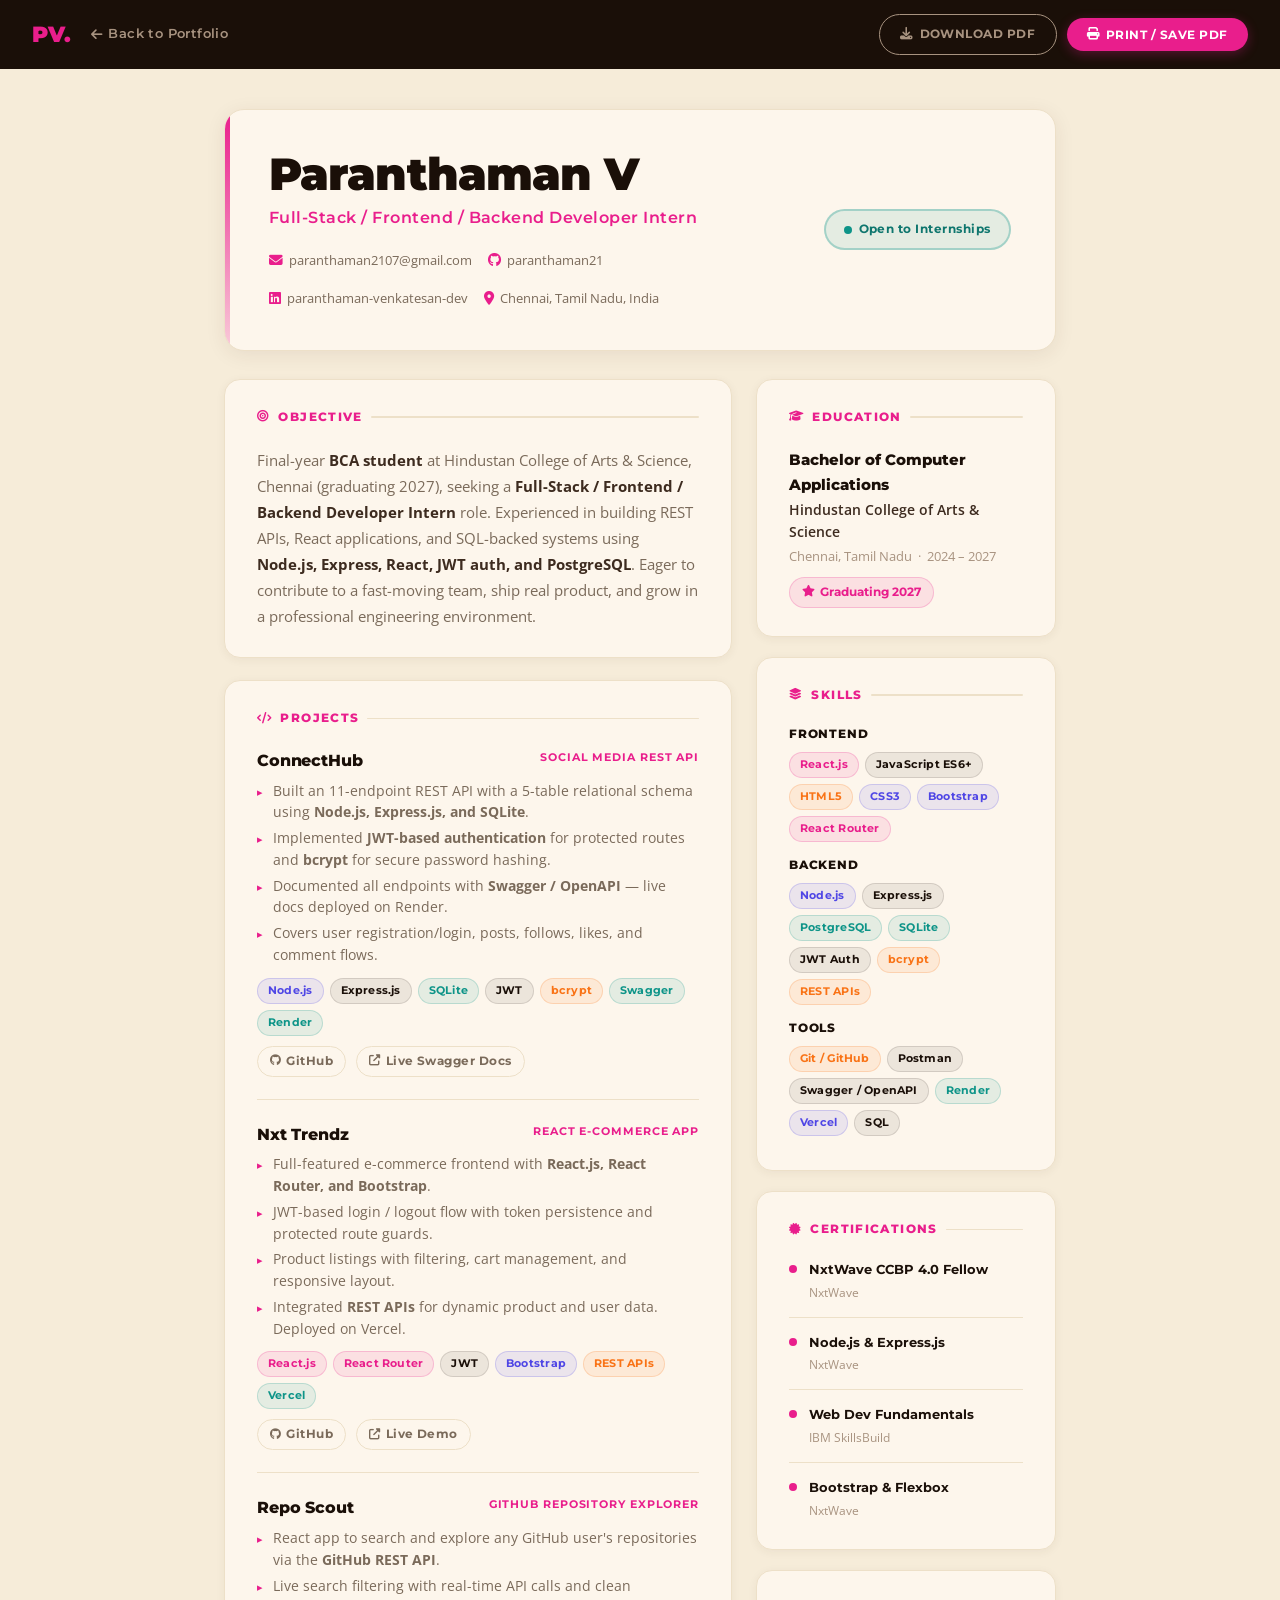
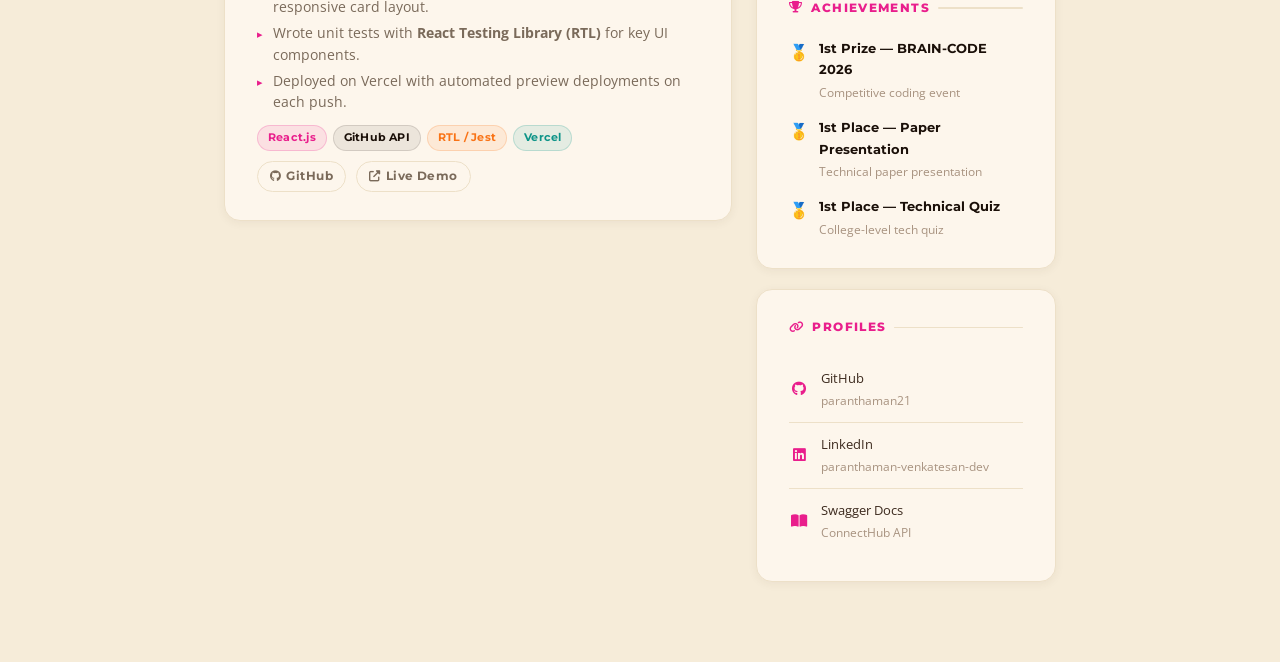
<file: resume.html>
<!DOCTYPE html>
<html lang="en">

<head>
    <meta charset="UTF-8">
    <meta name="viewport" content="width=device-width, initial-scale=1.0">
    <meta name="description" content="Resume of Paranthaman V — Aspiring Full-Stack / Frontend / Backend Developer Intern. BCA student at Hindustan College of Arts & Science, Chennai.">
    <title>Paranthaman V — Resume</title>
    <link rel="icon" type="image/svg+xml" href="favicon.svg">

    <!-- Google Fonts -->
    <link rel="preconnect" href="https://fonts.googleapis.com">
    <link rel="preconnect" href="https://fonts.gstatic.com" crossorigin>
    <link href="https://fonts.googleapis.com/css2?family=Montserrat:wght@500;600;700;800;900&family=Open+Sans:wght@400;500;600&display=swap" rel="stylesheet">

    <!-- Font Awesome -->
    <link rel="stylesheet" href="https://cdnjs.cloudflare.com/ajax/libs/font-awesome/6.4.0/css/all.min.css">

    <style>
        /* ─── TOKENS ─── */
        :root {
            --cream:       #f6ecd9;
            --cream-alt:   #ede0c8;
            --cream-card:  #fdf6ec;
            --brown-dark:  #1a0f08;
            --brown-mid:   #3d2b1f;
            --brown-light: #7a6a5a;
            --brown-muted: #a89380;
            --pink:        #e91e8c;
            --pink-light:  rgba(233,30,140,0.10);
            --indigo:      #4f46e5;
            --teal:        #0d9488;
            --orange:      #f97316;
            --yellow:      #f5e03e;
            --font-h: 'Montserrat', sans-serif;
            --font-b: 'Open Sans', sans-serif;
        }

        /* ─── RESET ─── */
        *, *::before, *::after { margin:0; padding:0; box-sizing:border-box; }
        html { font-size: 16px; }
        body {
            background: var(--cream);
            color: var(--brown-mid);
            font-family: var(--font-b);
            line-height: 1.65;
            -webkit-font-smoothing: antialiased;
        }
        a { text-decoration: none; color: inherit; }
        ul { list-style: none; }

        /* ─── TOP BAR (screen only) ─── */
        .topbar {
            background: var(--brown-dark);
            padding: 14px 32px;
            display: flex;
            align-items: center;
            justify-content: space-between;
            flex-wrap: wrap;
            gap: 12px;
            position: sticky;
            top: 0;
            z-index: 100;
        }
        .topbar-left { display: flex; align-items: center; gap: 20px; }
        .topbar-logo {
            font-family: var(--font-h);
            font-size: 1.4rem;
            font-weight: 900;
            color: var(--pink);
        }
        .topbar a.back-link {
            font-family: var(--font-h);
            font-size: 0.82rem;
            font-weight: 600;
            color: var(--brown-muted);
            display: flex;
            align-items: center;
            gap: 6px;
            letter-spacing: 0.03em;
            transition: color 0.2s;
        }
        .topbar a.back-link:hover { color: #fff; }
        .topbar-actions { display: flex; gap: 10px; align-items: center; }

        .btn-top {
            display: inline-flex;
            align-items: center;
            gap: 7px;
            padding: 9px 20px;
            border-radius: 999px;
            font-family: var(--font-h);
            font-weight: 700;
            font-size: 0.78rem;
            letter-spacing: 0.04em;
            text-transform: uppercase;
            cursor: pointer;
            transition: all 0.25s;
            border: none;
        }
        .btn-print {
            background: var(--pink);
            color: #fff;
            box-shadow: 0 3px 12px rgba(233,30,140,0.3);
        }
        .btn-print:hover { background: #c4166e; transform: translateY(-1px); }
        .btn-pdf {
            background: transparent;
            border: 1.5px solid var(--brown-muted);
            color: var(--brown-muted);
        }
        .btn-pdf:hover { border-color: #fff; color: #fff; }

        /* ─── PAGE WRAPPER ─── */
        .resume-page {
            max-width: 880px;
            margin: 40px auto 60px;
            padding: 0 24px;
        }

        /* ─── HEADER ─── */
        .resume-header {
            background: var(--cream-card);
            border: 1px solid var(--cream-alt);
            border-radius: 20px;
            padding: 40px 44px;
            margin-bottom: 28px;
            display: grid;
            grid-template-columns: 1fr auto;
            gap: 24px;
            align-items: center;
            box-shadow: 0 4px 20px rgba(61,43,31,0.08);
            position: relative;
            overflow: hidden;
        }
        .resume-header::before {
            content: '';
            position: absolute;
            left: 0; top: 0; bottom: 0;
            width: 5px;
            background: linear-gradient(to bottom, var(--pink), rgba(233,30,140,0.2));
            border-radius: 20px 0 0 20px;
        }
        .resume-name {
            font-family: var(--font-h);
            font-size: clamp(2rem, 4vw, 2.8rem);
            font-weight: 900;
            color: var(--brown-dark);
            letter-spacing: -0.02em;
            line-height: 1.1;
            margin-bottom: 6px;
        }
        .resume-role {
            font-family: var(--font-h);
            font-size: 1rem;
            font-weight: 600;
            color: var(--pink);
            letter-spacing: 0.03em;
            margin-bottom: 18px;
        }
        .contact-row {
            display: flex;
            flex-wrap: wrap;
            gap: 16px;
            align-items: center;
        }
        .contact-chip {
            display: inline-flex;
            align-items: center;
            gap: 6px;
            font-size: 0.84rem;
            color: var(--brown-light);
            transition: color 0.2s;
        }
        .contact-chip:hover { color: var(--pink); }
        .contact-chip i { color: var(--pink); font-size: 0.85rem; }
        .header-badge-col {
            text-align: right;
        }
        .avail-badge {
            display: inline-flex;
            align-items: center;
            gap: 7px;
            background: rgba(13,148,136,0.1);
            border: 2px solid rgba(13,148,136,0.3);
            color: #0f766e;
            padding: 8px 18px;
            border-radius: 999px;
            font-family: var(--font-h);
            font-weight: 700;
            font-size: 0.78rem;
            letter-spacing: 0.04em;
            white-space: nowrap;
        }
        .avail-dot {
            width: 8px; height: 8px;
            background: #0d9488;
            border-radius: 50%;
            animation: pulse 2s infinite;
        }
        @keyframes pulse {
            0%, 100% { opacity: 1; }
            50% { opacity: 0.4; }
        }

        /* ─── GRID LAYOUT ─── */
        .resume-body {
            display: grid;
            grid-template-columns: 1fr 300px;
            gap: 24px;
            align-items: start;
        }

        /* ─── SECTION BLOCK ─── */
        .res-section {
            background: var(--cream-card);
            border: 1px solid var(--cream-alt);
            border-radius: 16px;
            padding: 28px 32px;
            margin-bottom: 22px;
            box-shadow: 0 2px 10px rgba(61,43,31,0.06);
        }

        .res-section-title {
            font-family: var(--font-h);
            font-size: 0.72rem;
            font-weight: 800;
            text-transform: uppercase;
            letter-spacing: 0.12em;
            color: var(--pink);
            margin-bottom: 20px;
            display: flex;
            align-items: center;
            gap: 8px;
        }
        .res-section-title::after {
            content: '';
            flex: 1;
            height: 1.5px;
            background: var(--cream-alt);
            border-radius: 1px;
        }

        /* ─── OBJECTIVE ─── */
        .objective-text {
            font-size: 0.93rem;
            color: var(--brown-light);
            line-height: 1.75;
        }
        .objective-text strong { color: var(--brown-mid); }

        /* ─── PROJECTS ─── */
        .project-entry {
            margin-bottom: 22px;
            padding-bottom: 22px;
            border-bottom: 1px solid var(--cream-alt);
        }
        .project-entry:last-child { border-bottom: none; margin-bottom: 0; padding-bottom: 0; }

        .project-header {
            display: flex;
            align-items: flex-start;
            justify-content: space-between;
            gap: 12px;
            margin-bottom: 6px;
            flex-wrap: wrap;
        }
        .project-title {
            font-family: var(--font-h);
            font-size: 0.98rem;
            font-weight: 800;
            color: var(--brown-dark);
            letter-spacing: -0.01em;
        }
        .project-type-label {
            font-family: var(--font-h);
            font-size: 0.7rem;
            font-weight: 700;
            color: var(--pink);
            text-transform: uppercase;
            letter-spacing: 0.08em;
            white-space: nowrap;
        }
        .project-desc {
            font-size: 0.86rem;
            color: var(--brown-light);
            line-height: 1.65;
            margin-bottom: 10px;
        }
        .project-bullets {
            list-style: none;
            margin-bottom: 12px;
        }
        .project-bullets li {
            font-size: 0.85rem;
            color: var(--brown-light);
            line-height: 1.6;
            padding-left: 16px;
            position: relative;
            margin-bottom: 4px;
        }
        .project-bullets li::before {
            content: '▸';
            position: absolute;
            left: 0;
            color: var(--pink);
            font-size: 0.7rem;
            top: 3px;
        }
        .project-links-row {
            display: flex;
            flex-wrap: wrap;
            gap: 10px;
            margin-top: 10px;
        }
        .project-link {
            display: inline-flex;
            align-items: center;
            gap: 5px;
            font-family: var(--font-h);
            font-size: 0.72rem;
            font-weight: 700;
            letter-spacing: 0.04em;
            padding: 5px 12px;
            border-radius: 999px;
            border: 1.5px solid var(--cream-alt);
            color: var(--brown-light);
            transition: all 0.2s;
        }
        .project-link:hover { border-color: var(--pink); color: var(--pink); }
        .project-link i { font-size: 0.7rem; }

        /* ─── TECH TAGS ─── */
        .tag-row {
            display: flex;
            flex-wrap: wrap;
            gap: 6px;
            margin-top: 8px;
        }
        .tag {
            display: inline-flex;
            align-items: center;
            gap: 4px;
            font-family: var(--font-h);
            font-size: 0.68rem;
            font-weight: 700;
            padding: 3px 10px;
            border-radius: 999px;
            letter-spacing: 0.02em;
        }
        .tag-indigo { background: rgba(79,70,229,0.1);  color: var(--indigo); border: 1.5px solid rgba(79,70,229,0.2); }
        .tag-pink   { background: var(--pink-light);    color: var(--pink);   border: 1.5px solid rgba(233,30,140,0.2); }
        .tag-teal   { background: rgba(13,148,136,0.1); color: var(--teal);   border: 1.5px solid rgba(13,148,136,0.2); }
        .tag-orange { background: rgba(249,115,22,0.1); color: var(--orange); border: 1.5px solid rgba(249,115,22,0.2); }
        .tag-dark   { background: rgba(26,15,8,0.07);   color: var(--brown-dark); border: 1.5px solid rgba(26,15,8,0.12); }

        /* ─── SIDEBAR ─── */
        .sidebar .res-section { margin-bottom: 20px; }

        /* SKILLS */
        .skill-category-name {
            font-family: var(--font-h);
            font-size: 0.73rem;
            font-weight: 800;
            color: var(--brown-dark);
            text-transform: uppercase;
            letter-spacing: 0.07em;
            margin-bottom: 8px;
            margin-top: 14px;
        }
        .skill-category-name:first-child { margin-top: 0; }

        .skill-tags {
            display: flex;
            flex-wrap: wrap;
            gap: 6px;
            margin-bottom: 6px;
        }

        /* EDUCATION */
        .edu-degree {
            font-family: var(--font-h);
            font-size: 0.95rem;
            font-weight: 800;
            color: var(--brown-dark);
            margin-bottom: 2px;
        }
        .edu-school {
            font-size: 0.85rem;
            color: var(--brown-mid);
            font-weight: 600;
            margin-bottom: 2px;
        }
        .edu-meta {
            font-size: 0.8rem;
            color: var(--brown-muted);
        }
        .edu-badge {
            display: inline-flex;
            align-items: center;
            gap: 5px;
            margin-top: 10px;
            background: var(--pink-light);
            border: 1.5px solid rgba(233,30,140,0.2);
            color: var(--pink);
            padding: 5px 12px;
            border-radius: 999px;
            font-family: var(--font-h);
            font-size: 0.72rem;
            font-weight: 700;
        }

        /* CERTIFICATIONS */
        .cert-entry {
            display: flex;
            gap: 12px;
            align-items: flex-start;
            margin-bottom: 14px;
            padding-bottom: 14px;
            border-bottom: 1px solid var(--cream-alt);
        }
        .cert-entry:last-child { border-bottom: none; margin-bottom: 0; padding-bottom: 0; }
        .cert-dot {
            width: 8px; height: 8px;
            background: var(--pink);
            border-radius: 50%;
            flex-shrink: 0;
            margin-top: 6px;
        }
        .cert-name {
            font-family: var(--font-h);
            font-size: 0.82rem;
            font-weight: 700;
            color: var(--brown-dark);
            margin-bottom: 2px;
        }
        .cert-issuer {
            font-size: 0.76rem;
            color: var(--brown-muted);
        }

        /* ACHIEVEMENTS */
        .achievement-entry {
            display: flex;
            gap: 10px;
            align-items: flex-start;
            margin-bottom: 14px;
        }
        .achievement-entry:last-child { margin-bottom: 0; }
        .ach-icon {
            font-size: 1rem;
            flex-shrink: 0;
            margin-top: 1px;
        }
        .ach-title {
            font-family: var(--font-h);
            font-size: 0.82rem;
            font-weight: 700;
            color: var(--brown-dark);
            margin-bottom: 2px;
        }
        .ach-sub {
            font-size: 0.76rem;
            color: var(--brown-muted);
        }

        /* PROFILE LINKS */
        .profile-link-entry {
            display: flex;
            align-items: center;
            gap: 12px;
            padding: 10px 0;
            border-bottom: 1px solid var(--cream-alt);
            font-size: 0.84rem;
            color: var(--brown-mid);
            transition: color 0.2s;
        }
        .profile-link-entry:last-child { border-bottom: none; }
        .profile-link-entry:hover { color: var(--pink); }
        .profile-link-entry i {
            width: 20px;
            text-align: center;
            color: var(--pink);
            font-size: 0.9rem;
        }
        .profile-link-entry span { font-size: 0.78rem; color: var(--brown-muted); }

        /* ─── PRINT STYLES ─── */
        @media print {
            .topbar { display: none !important; }
            body { background: #fff; }
            .resume-page { margin: 0; padding: 16px; max-width: 100%; }
            .resume-header, .res-section {
                box-shadow: none;
                border-color: #ddd;
            }
            .res-section { break-inside: avoid; }
            .project-entry { break-inside: avoid; }
            a { color: inherit; }
            @page { margin: 1.5cm; }
        }

        /* ─── RESPONSIVE ─── */
        @media (max-width: 720px) {
            .resume-body {
                grid-template-columns: 1fr;
            }
            .resume-header {
                grid-template-columns: 1fr;
                padding: 28px 24px;
            }
            .header-badge-col { text-align: left; }
            .res-section { padding: 22px 20px; }
            .contact-row { gap: 10px; }
        }

        @media (max-width: 480px) {
            .topbar { padding: 12px 16px; }
            .resume-page { padding: 0 12px; margin: 16px auto 40px; }
        }
    </style>
</head>

<body>

    <!-- ─── TOP ACTION BAR ─── -->
    <div class="topbar">
        <div class="topbar-left">
            <span class="topbar-logo">PV.</span>
            <a href="index.html" class="back-link">
                <i class="fas fa-arrow-left" aria-hidden="true"></i> Back to Portfolio
            </a>
        </div>
        <div class="topbar-actions">
            <a href="Paranthaman_V_Intern_Resume.pdf" download class="btn-top btn-pdf" id="downloadPdf">
                <i class="fas fa-download" aria-hidden="true"></i> Download PDF
            </a>
            <button class="btn-top btn-print" onclick="window.print()" id="printResume">
                <i class="fas fa-print" aria-hidden="true"></i> Print / Save PDF
            </button>
        </div>
    </div>

    <!-- ─── RESUME PAGE ─── -->
    <main class="resume-page" role="main">

        <!-- HEADER -->
        <header class="resume-header">
            <div>
                <h1 class="resume-name">Paranthaman V</h1>
                <p class="resume-role">Full-Stack / Frontend / Backend Developer Intern</p>
                <div class="contact-row">
                    <a href="mailto:paranthaman2107@gmail.com" class="contact-chip" id="resume-email">
                        <i class="fas fa-envelope" aria-hidden="true"></i> paranthaman2107@gmail.com
                    </a>
                    <a href="https://github.com/paranthaman21" target="_blank" rel="noopener" class="contact-chip" id="resume-github">
                        <i class="fab fa-github" aria-hidden="true"></i> paranthaman21
                    </a>
                    <a href="https://www.linkedin.com/in/paranthaman-venkatesan-dev" target="_blank" rel="noopener" class="contact-chip" id="resume-linkedin">
                        <i class="fab fa-linkedin" aria-hidden="true"></i> paranthaman-venkatesan-dev
                    </a>
                    <span class="contact-chip">
                        <i class="fas fa-map-marker-alt" aria-hidden="true"></i> Chennai, Tamil Nadu, India
                    </span>
                </div>
            </div>
            <div class="header-badge-col">
                <span class="avail-badge">
                    <span class="avail-dot"></span>
                    Open to Internships
                </span>
            </div>
        </header>

        <!-- BODY GRID: main + sidebar -->
        <div class="resume-body">

            <!-- ══════════ MAIN COLUMN ══════════ -->
            <div class="main-col">

                <!-- OBJECTIVE -->
                <section class="res-section" aria-labelledby="obj-title">
                    <h2 class="res-section-title" id="obj-title">
                        <i class="fas fa-bullseye" aria-hidden="true"></i> Objective
                    </h2>
                    <p class="objective-text">
                        Final-year <strong>BCA student</strong> at Hindustan College of Arts &amp; Science, Chennai (graduating 2027), seeking a <strong>Full-Stack / Frontend / Backend Developer Intern</strong> role. Experienced in building REST APIs, React applications, and SQL-backed systems using <strong>Node.js, Express, React, JWT auth, and PostgreSQL</strong>. Eager to contribute to a fast-moving team, ship real product, and grow in a professional engineering environment.
                    </p>
                </section>

                <!-- PROJECTS -->
                <section class="res-section" aria-labelledby="proj-title">
                    <h2 class="res-section-title" id="proj-title">
                        <i class="fas fa-code" aria-hidden="true"></i> Projects
                    </h2>

                    <!-- ConnectHub -->
                    <div class="project-entry">
                        <div class="project-header">
                            <span class="project-title">ConnectHub</span>
                            <span class="project-type-label">Social Media REST API</span>
                        </div>
                        <ul class="project-bullets">
                            <li>Built an 11-endpoint REST API with a 5-table relational schema using <strong>Node.js, Express.js, and SQLite</strong>.</li>
                            <li>Implemented <strong>JWT-based authentication</strong> for protected routes and <strong>bcrypt</strong> for secure password hashing.</li>
                            <li>Documented all endpoints with <strong>Swagger / OpenAPI</strong> — live docs deployed on Render.</li>
                            <li>Covers user registration/login, posts, follows, likes, and comment flows.</li>
                        </ul>
                        <div class="tag-row">
                            <span class="tag tag-indigo">Node.js</span>
                            <span class="tag tag-dark">Express.js</span>
                            <span class="tag tag-teal">SQLite</span>
                            <span class="tag tag-dark">JWT</span>
                            <span class="tag tag-orange">bcrypt</span>
                            <span class="tag tag-teal">Swagger</span>
                            <span class="tag tag-teal">Render</span>
                        </div>
                        <div class="project-links-row">
                            <a href="https://github.com/paranthaman21/social-connect-REST_API" target="_blank" rel="noopener" class="project-link" id="res-connecthub-gh">
                                <i class="fab fa-github" aria-hidden="true"></i> GitHub
                            </a>
                            <a href="https://connecthub-api-sw0z.onrender.com/api-docs/" target="_blank" rel="noopener" class="project-link" id="res-connecthub-live">
                                <i class="fas fa-external-link-alt" aria-hidden="true"></i> Live Swagger Docs
                            </a>
                        </div>
                    </div>

                    <!-- Nxt Trendz -->
                    <div class="project-entry">
                        <div class="project-header">
                            <span class="project-title">Nxt Trendz</span>
                            <span class="project-type-label">React E-Commerce App</span>
                        </div>
                        <ul class="project-bullets">
                            <li>Full-featured e-commerce frontend with <strong>React.js, React Router, and Bootstrap</strong>.</li>
                            <li>JWT-based login / logout flow with token persistence and protected route guards.</li>
                            <li>Product listings with filtering, cart management, and responsive layout.</li>
                            <li>Integrated <strong>REST APIs</strong> for dynamic product and user data. Deployed on Vercel.</li>
                        </ul>
                        <div class="tag-row">
                            <span class="tag tag-pink">React.js</span>
                            <span class="tag tag-pink">React Router</span>
                            <span class="tag tag-dark">JWT</span>
                            <span class="tag tag-indigo">Bootstrap</span>
                            <span class="tag tag-orange">REST APIs</span>
                            <span class="tag tag-teal">Vercel</span>
                        </div>
                        <div class="project-links-row">
                            <a href="https://github.com/paranthaman21/nxtE-Commerce" target="_blank" rel="noopener" class="project-link" id="res-nxt-gh">
                                <i class="fab fa-github" aria-hidden="true"></i> GitHub
                            </a>
                            <a href="https://nxtecommerce.vercel.app/" target="_blank" rel="noopener" class="project-link" id="res-nxt-live">
                                <i class="fas fa-external-link-alt" aria-hidden="true"></i> Live Demo
                            </a>
                        </div>
                    </div>

                    <!-- Repo Scout -->
                    <div class="project-entry">
                        <div class="project-header">
                            <span class="project-title">Repo Scout</span>
                            <span class="project-type-label">GitHub Repository Explorer</span>
                        </div>
                        <ul class="project-bullets">
                            <li>React app to search and explore any GitHub user's repositories via the <strong>GitHub REST API</strong>.</li>
                            <li>Live search filtering with real-time API calls and clean responsive card layout.</li>
                            <li>Wrote unit tests with <strong>React Testing Library (RTL)</strong> for key UI components.</li>
                            <li>Deployed on Vercel with automated preview deployments on each push.</li>
                        </ul>
                        <div class="tag-row">
                            <span class="tag tag-pink">React.js</span>
                            <span class="tag tag-dark">GitHub API</span>
                            <span class="tag tag-orange">RTL / Jest</span>
                            <span class="tag tag-teal">Vercel</span>
                        </div>
                        <div class="project-links-row">
                            <a href="https://github.com/paranthaman21/github-repo-list-react" target="_blank" rel="noopener" class="project-link" id="res-repo-gh">
                                <i class="fab fa-github" aria-hidden="true"></i> GitHub
                            </a>
                            <a href="https://github-repo-list-react.vercel.app/" target="_blank" rel="noopener" class="project-link" id="res-repo-live">
                                <i class="fas fa-external-link-alt" aria-hidden="true"></i> Live Demo
                            </a>
                        </div>
                    </div>

                </section>

            </div><!-- /main-col -->

            <!-- ══════════ SIDEBAR ══════════ -->
            <aside class="sidebar" aria-label="Sidebar information">

                <!-- EDUCATION -->
                <section class="res-section" aria-labelledby="edu-title">
                    <h2 class="res-section-title" id="edu-title">
                        <i class="fas fa-graduation-cap" aria-hidden="true"></i> Education
                    </h2>
                    <p class="edu-degree">Bachelor of Computer Applications</p>
                    <p class="edu-school">Hindustan College of Arts &amp; Science</p>
                    <p class="edu-meta">Chennai, Tamil Nadu &nbsp;·&nbsp; 2024 – 2027</p>
                    <span class="edu-badge"><i class="fas fa-star" aria-hidden="true"></i> Graduating 2027</span>
                </section>

                <!-- SKILLS -->
                <section class="res-section" aria-labelledby="skills-title">
                    <h2 class="res-section-title" id="skills-title">
                        <i class="fas fa-layer-group" aria-hidden="true"></i> Skills
                    </h2>

                    <p class="skill-category-name">Frontend</p>
                    <div class="skill-tags">
                        <span class="tag tag-pink">React.js</span>
                        <span class="tag tag-dark">JavaScript ES6+</span>
                        <span class="tag tag-orange">HTML5</span>
                        <span class="tag tag-indigo">CSS3</span>
                        <span class="tag tag-indigo">Bootstrap</span>
                        <span class="tag tag-pink">React Router</span>
                    </div>

                    <p class="skill-category-name">Backend</p>
                    <div class="skill-tags">
                        <span class="tag tag-indigo">Node.js</span>
                        <span class="tag tag-dark">Express.js</span>
                        <span class="tag tag-teal">PostgreSQL</span>
                        <span class="tag tag-teal">SQLite</span>
                        <span class="tag tag-dark">JWT Auth</span>
                        <span class="tag tag-orange">bcrypt</span>
                        <span class="tag tag-orange">REST APIs</span>
                    </div>

                    <p class="skill-category-name">Tools</p>
                    <div class="skill-tags">
                        <span class="tag tag-orange">Git / GitHub</span>
                        <span class="tag tag-dark">Postman</span>
                        <span class="tag tag-dark">Swagger / OpenAPI</span>
                        <span class="tag tag-teal">Render</span>
                        <span class="tag tag-indigo">Vercel</span>
                        <span class="tag tag-dark">SQL</span>
                    </div>
                </section>

                <!-- CERTIFICATIONS -->
                <section class="res-section" aria-labelledby="cert-title">
                    <h2 class="res-section-title" id="cert-title">
                        <i class="fas fa-certificate" aria-hidden="true"></i> Certifications
                    </h2>

                    <div class="cert-entry">
                        <div class="cert-dot"></div>
                        <div>
                            <p class="cert-name">NxtWave CCBP 4.0 Fellow</p>
                            <p class="cert-issuer">NxtWave</p>
                        </div>
                    </div>
                    <div class="cert-entry">
                        <div class="cert-dot"></div>
                        <div>
                            <p class="cert-name">Node.js &amp; Express.js</p>
                            <p class="cert-issuer">NxtWave</p>
                        </div>
                    </div>
                    <div class="cert-entry">
                        <div class="cert-dot"></div>
                        <div>
                            <p class="cert-name">Web Dev Fundamentals</p>
                            <p class="cert-issuer">IBM SkillsBuild</p>
                        </div>
                    </div>
                    <div class="cert-entry">
                        <div class="cert-dot"></div>
                        <div>
                            <p class="cert-name">Bootstrap &amp; Flexbox</p>
                            <p class="cert-issuer">NxtWave</p>
                        </div>
                    </div>
                </section>

                <!-- ACHIEVEMENTS -->
                <section class="res-section" aria-labelledby="ach-title">
                    <h2 class="res-section-title" id="ach-title">
                        <i class="fas fa-trophy" aria-hidden="true"></i> Achievements
                    </h2>

                    <div class="achievement-entry">
                        <span class="ach-icon">🥇</span>
                        <div>
                            <p class="ach-title">1st Prize — BRAIN-CODE 2026</p>
                            <p class="ach-sub">Competitive coding event</p>
                        </div>
                    </div>
                    <div class="achievement-entry">
                        <span class="ach-icon">🥇</span>
                        <div>
                            <p class="ach-title">1st Place — Paper Presentation</p>
                            <p class="ach-sub">Technical paper presentation</p>
                        </div>
                    </div>
                    <div class="achievement-entry">
                        <span class="ach-icon">🥇</span>
                        <div>
                            <p class="ach-title">1st Place — Technical Quiz</p>
                            <p class="ach-sub">College-level tech quiz</p>
                        </div>
                    </div>
                </section>

                <!-- PROFILES -->
                <section class="res-section" aria-labelledby="profiles-title">
                    <h2 class="res-section-title" id="profiles-title">
                        <i class="fas fa-link" aria-hidden="true"></i> Profiles
                    </h2>
                    <a href="https://github.com/paranthaman21" target="_blank" rel="noopener" class="profile-link-entry" id="res-profile-github">
                        <i class="fab fa-github" aria-hidden="true"></i>
                        <div>
                            <div>GitHub</div>
                            <span>paranthaman21</span>
                        </div>
                    </a>
                    <a href="https://www.linkedin.com/in/paranthaman-venkatesan-dev" target="_blank" rel="noopener" class="profile-link-entry" id="res-profile-linkedin">
                        <i class="fab fa-linkedin" aria-hidden="true"></i>
                        <div>
                            <div>LinkedIn</div>
                            <span>paranthaman-venkatesan-dev</span>
                        </div>
                    </a>
                    <a href="https://connecthub-api-sw0z.onrender.com/api-docs/" target="_blank" rel="noopener" class="profile-link-entry" id="res-profile-swagger">
                        <i class="fas fa-book-open" aria-hidden="true"></i>
                        <div>
                            <div>Swagger Docs</div>
                            <span>ConnectHub API</span>
                        </div>
                    </a>
                </section>

            </aside><!-- /sidebar -->

        </div><!-- /resume-body -->

    </main>

</body>
</html>
</file>
